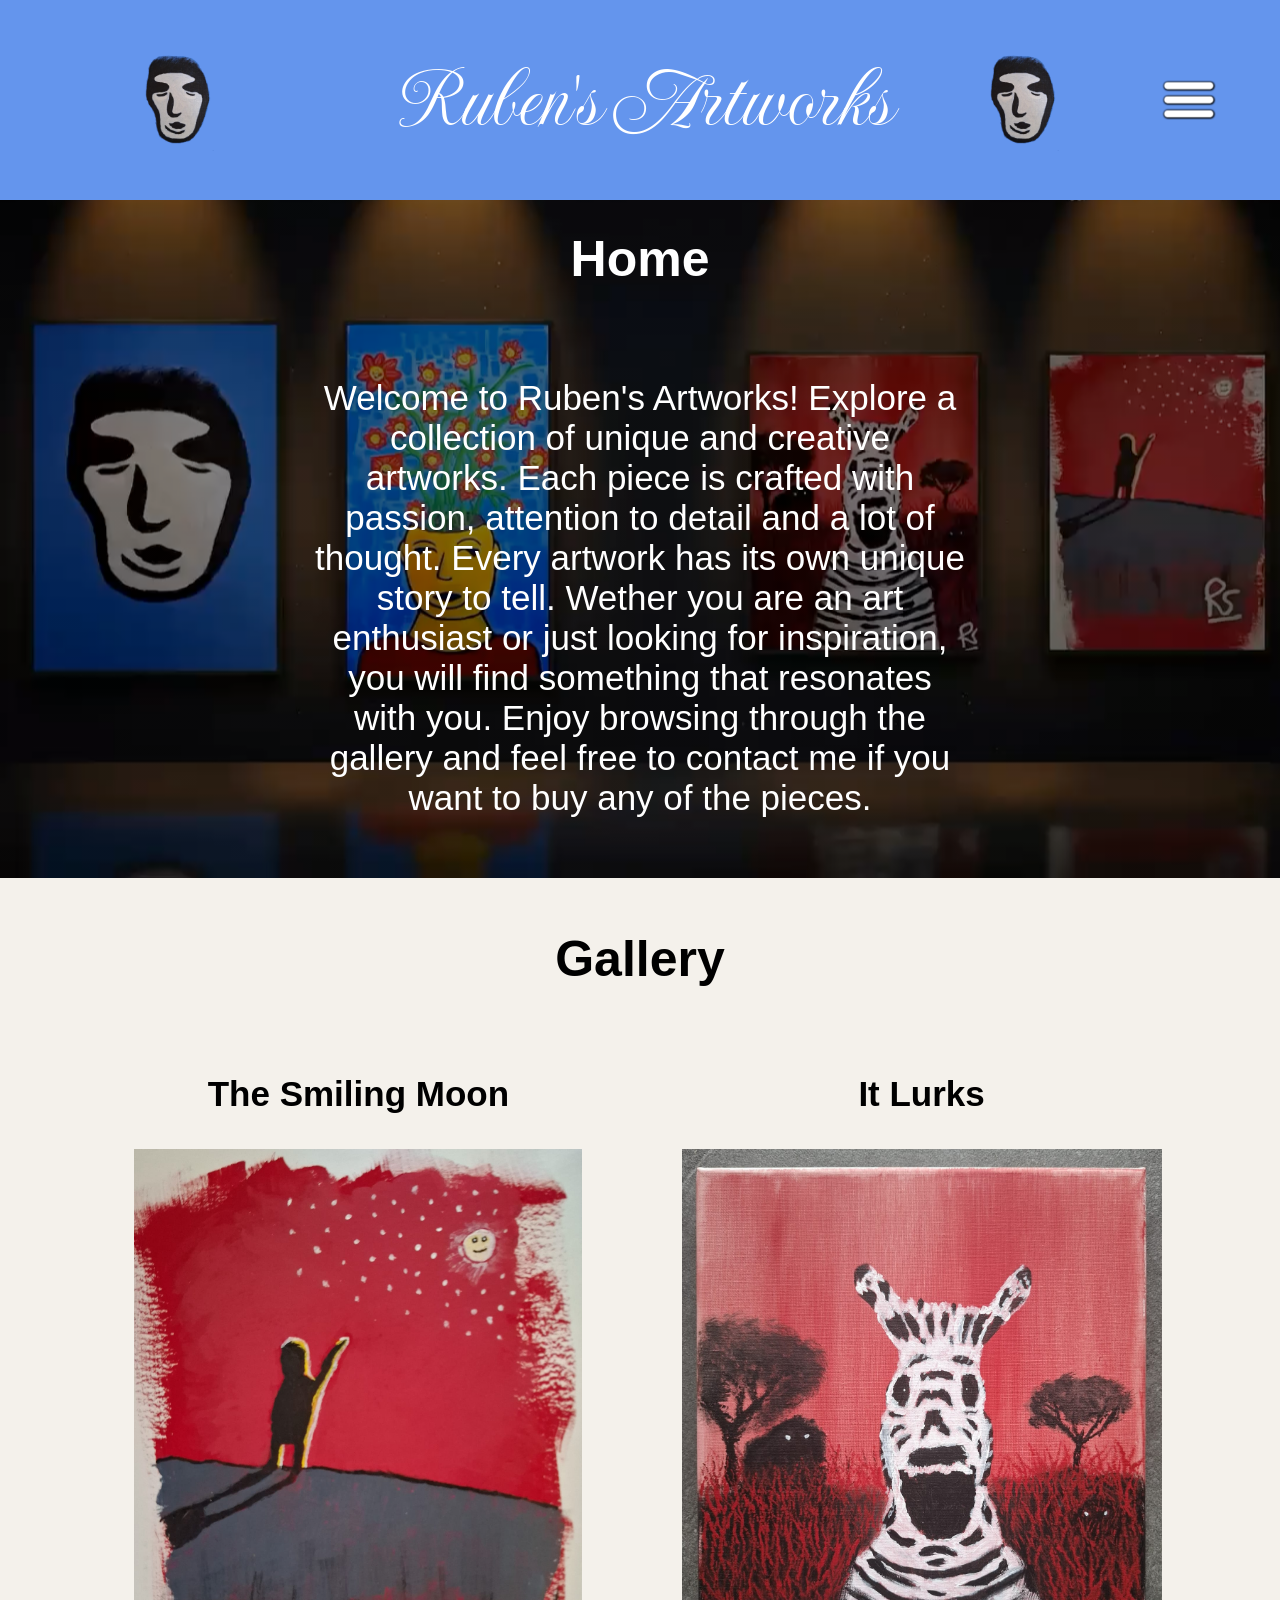
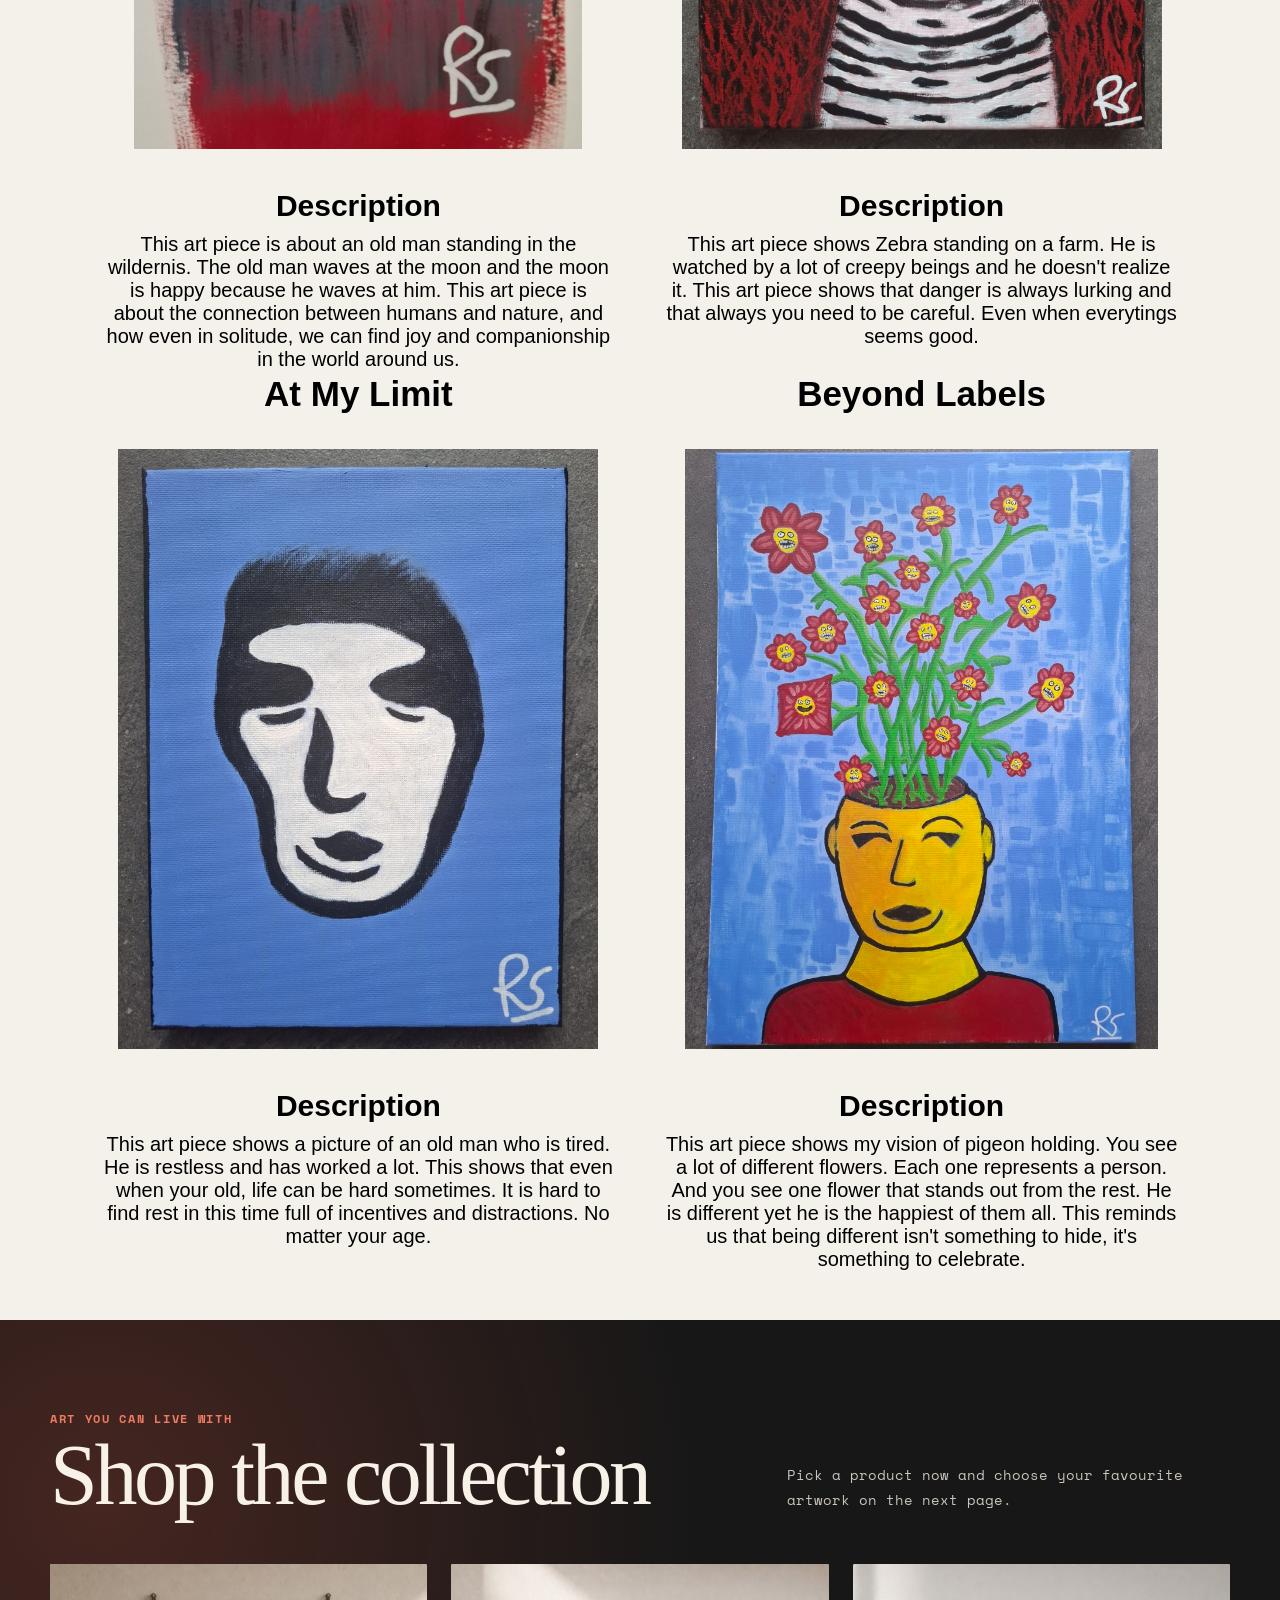
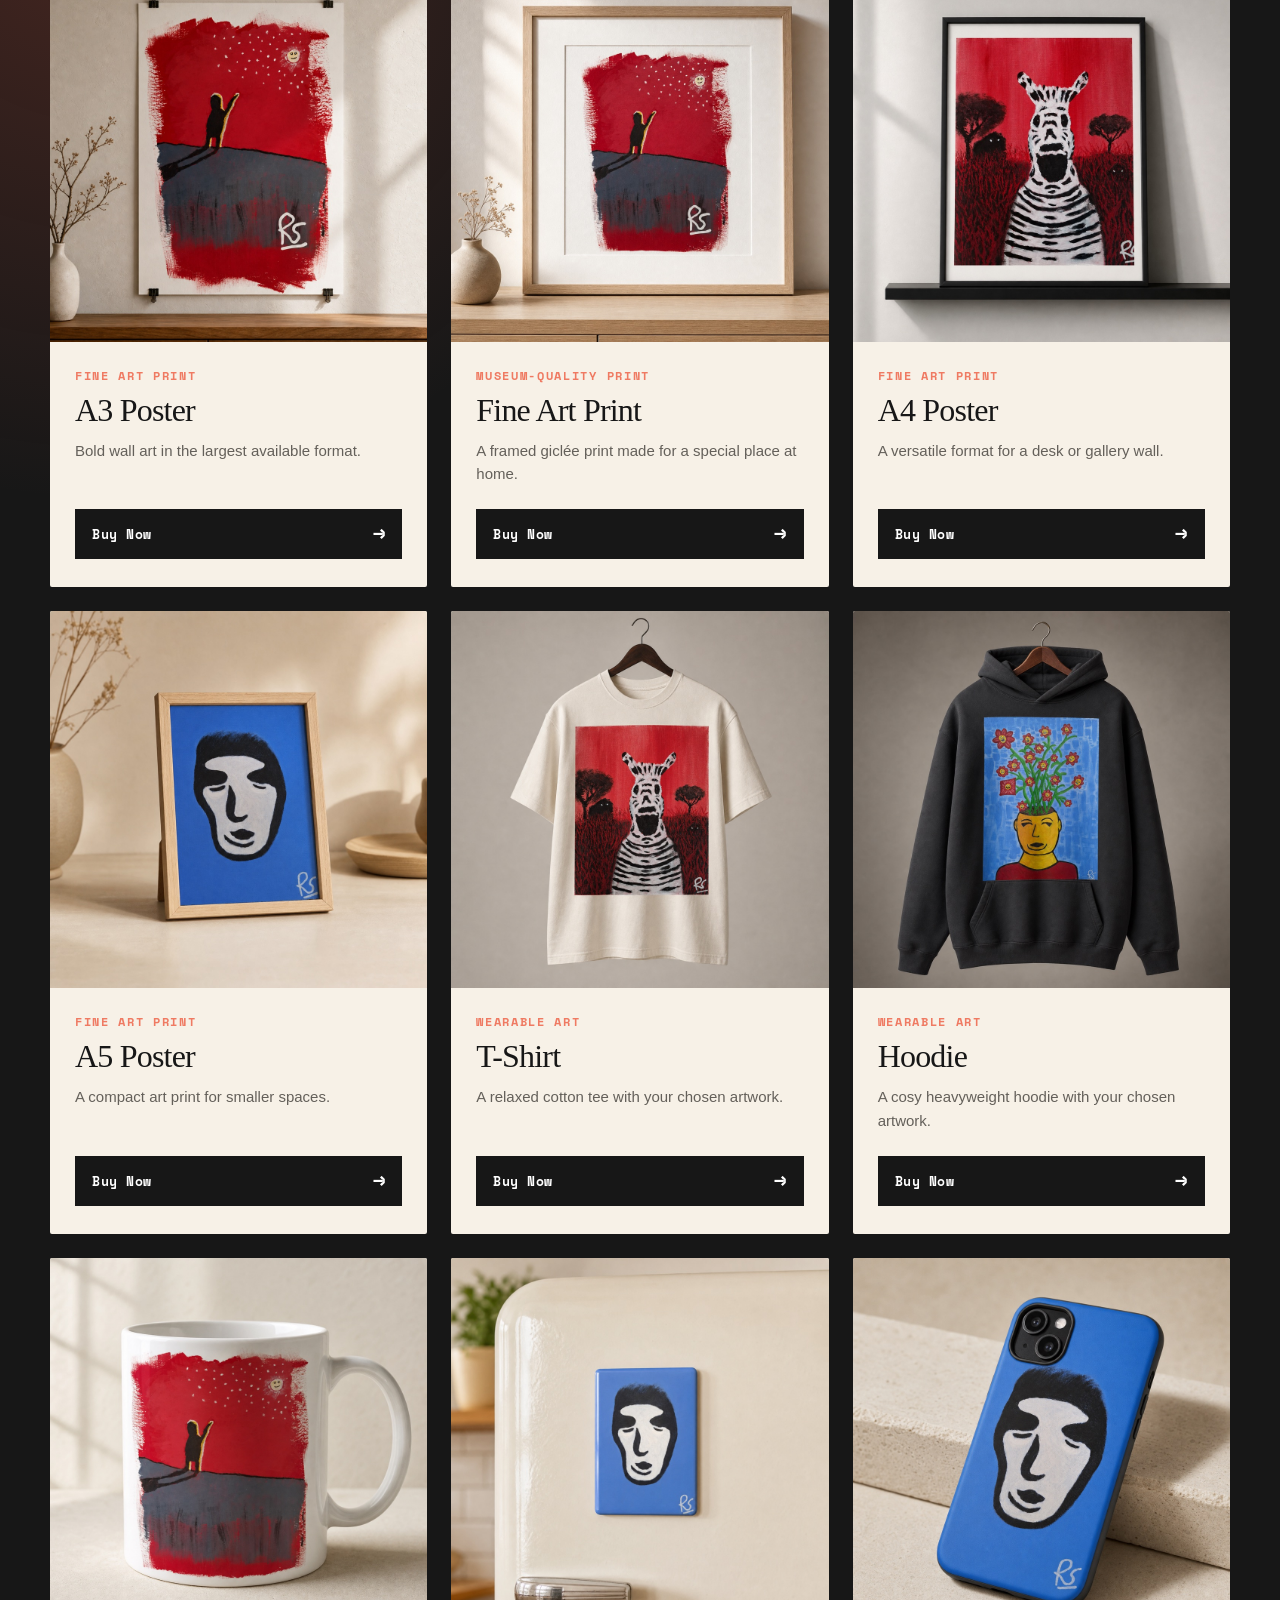
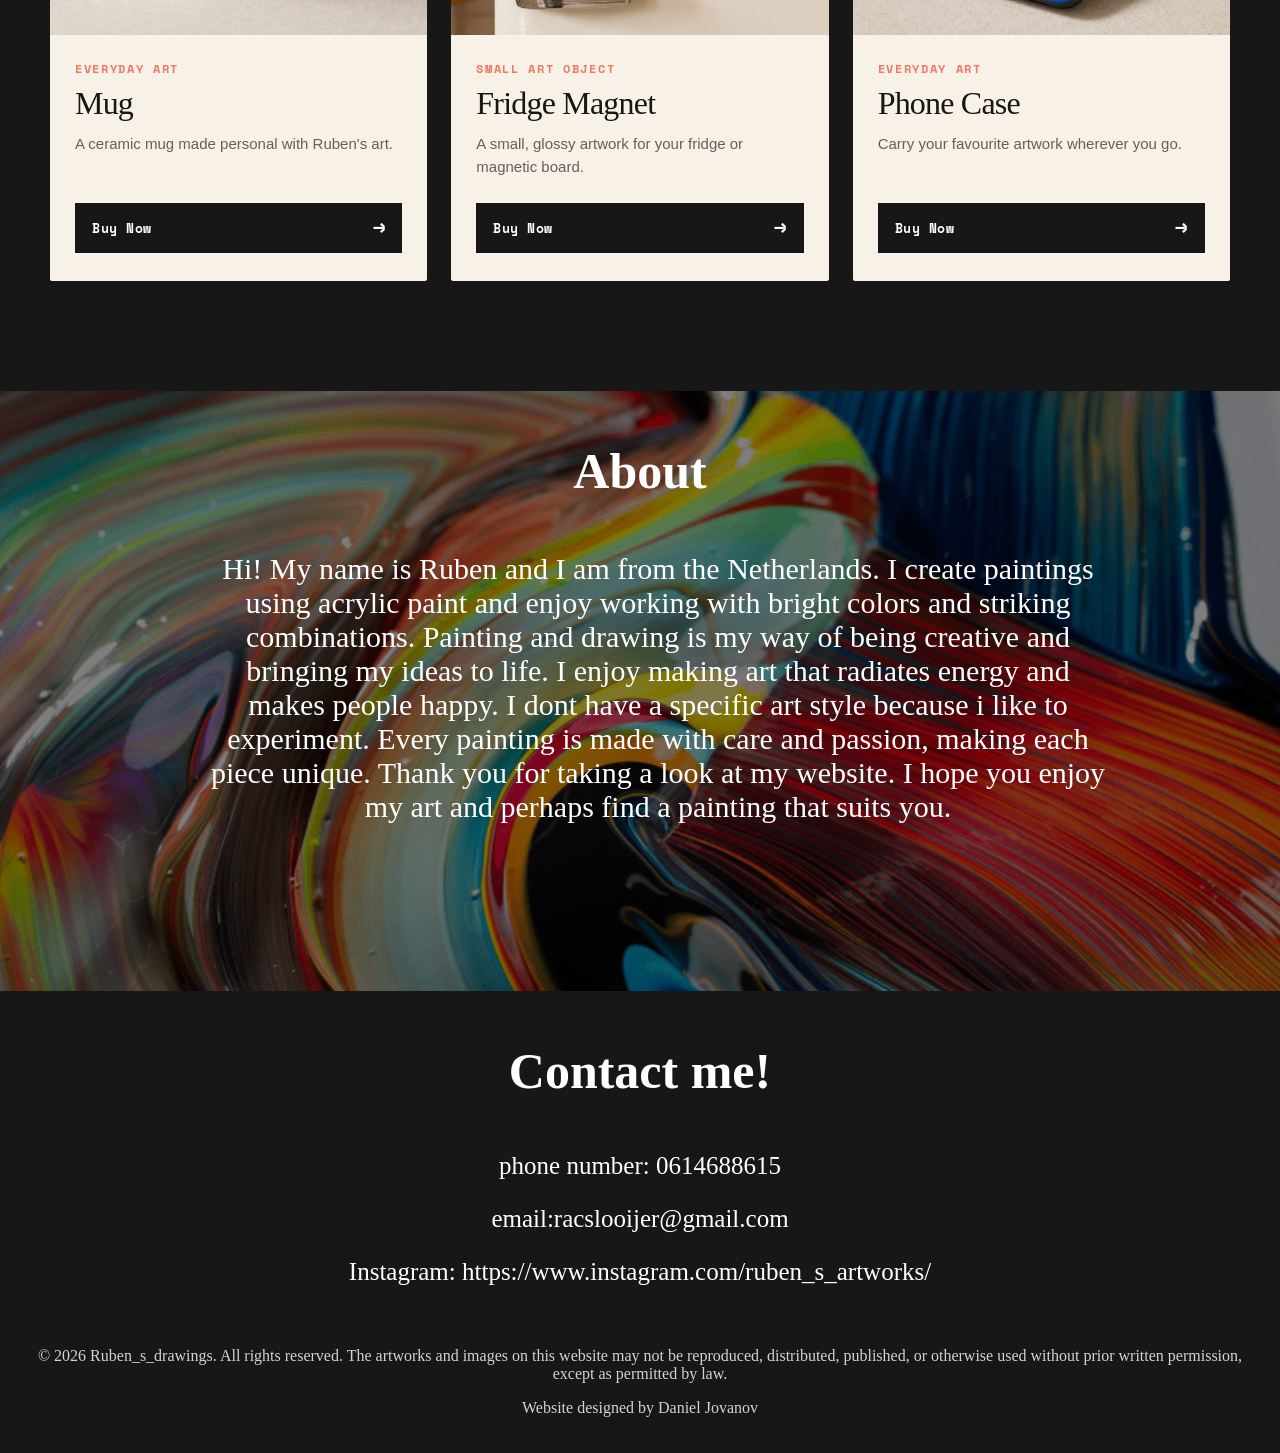
<file: index.html>
<!DOCTYPE html>
<html lang="en">
<head>
    <meta charset="UTF-8">
    <meta name="viewport" content="width=device-width, initial-scale=1.0">
    <title>Ruben's Drawings</title>
    <script src="script.js" defer></script>
    <link rel="stylesheet" href="style.css">
    <link rel="preconnect" href="https://fonts.googleapis.com">
    <link rel="preconnect" href="https://fonts.gstatic.com" crossorigin>
    <link href="https://fonts.googleapis.com/css2?family=Space+Mono:ital,wght@0,400;0,700;1,400;1,700&family=Yuyu&display=swap" rel="stylesheet">
    <link rel="preconnect" href="https://fonts.googleapis.com">
    <link rel="preconnect" href="https://fonts.gstatic.com" crossorigin>
    <link href="https://fonts.googleapis.com/css2?family=Imperial+Script&display=swap" rel="stylesheet">
</head>
<body>
    <header>
        <button id = 'burger-menu' type = 'button' aria-expanded = 'false' aria-controls = 'main-dropdown'>
            <img src='images/white-menu.png' alt = 'menu'>
        </button>
        <img src='images/face-edited-final.png' id='face-image'>
        <img src='images/face-edited-final.png' id='face-image2'>
        <h1>Ruben's Artworks</h1>
        <nav id = 'main-dropdown' class = 'dropdown'>
            <p><a href = "#home">Home</a></p>
            <p><a href = "#gallery">Gallery</a></p>
            <p><a href = "#shop">Shop</a></p>
            <p><a href = "#about">About</a></p>
            <p><a href = "#contact">Contact</a></p>
        </nav>
    </header>
    <main>
        <section id="home">
            <h2>Home</h2>
            <div class = text-home>
            <p>Welcome to Ruben's Artworks! Explore a collection of unique and creative artworks. Each piece is crafted with passion, attention to detail and a lot of thought. Every artwork has its own unique story to tell. Wether you are an art enthusiast or just looking for inspiration, you will find something that resonates with you. Enjoy browsing through the gallery and feel free to contact me if you want to buy any of the pieces.</p>
            </div>
        </section>
        <section id="gallery">
            <h2>Gallery</h2>
            <div class="gallery-container">
                <div class="art-piece1">
                <h3>The Smiling Moon</h3>
                <img src="images/forrmat.jpeg" alt="The Smiling Moon">
                <h4>Description</h4>
                <p>This art piece is about an old man standing in the wildernis. The old man waves at the moon and the moon is happy because he waves at him. This art piece is about the connection between humans and nature, and how even in solitude, we can find joy and companionship in the world around us.</p>
                </div>
                <div class ="art-piece2">
                <h3>It Lurks</h3>
                <img src="images/zebbra.jpeg" alt="It Lurks">
                <h4>Description</h4>
                <p>This art piece shows Zebra standing on a farm. He is watched by a lot of creepy beings and he doesn't realize it. This art piece shows that danger is always lurking and that always you need to be careful. Even when everytings seems good.</p>
                </div>
                <div class="art-piece3">
                <h3>At My Limit</h3>
                <img src="images/gezicht.jpeg" alt="At My Limit">
                <h4>Description</h4>
                <p>This art piece shows a picture of an old man who is tired. He is restless and has worked a lot. This shows that even when your old, life can be hard sometimes. It is hard to find rest in this time full of incentives and distractions. No matter your age.</p>
                </div>
                <div class="art-piece4">
                <h3>Beyond Labels</h3>
                <img src="images/WhatsApp Image 2026-07-17 at 11.34.36.jpeg" alt="Beyond Labels">
                <h4>Description</h4>
                <p>This art piece shows my vision of pigeon holding. You see a lot of different flowers. Each one represents a person. And you see one flower that stands out from the rest. He is different yet he is the happiest of them all. This reminds us that being different isn't something to hide, it's something to celebrate.</p>
                </div>
            </div>
        </section>
        <section id="shop">
            <div class="shop-heading">
                <p class="shop-eyebrow">Art you can live with</p>
                <h2>Shop the collection</h2>
                <p>Pick a product now and choose your favourite artwork on the next page.</p>
            </div>
            <div class="shop-grid">
                <article class="product-card">
                    <img src="images/shop/a3-poster.jpg" alt="A3 poster printed with The Smiling Moon artwork">
                    <div class="product-card-content">
                        <p class="product-type">Fine art print</p>
                        <h3>A3 Poster</h3>
                        <p class="product-note">Bold wall art in the largest available format.</p>
                        <a href="checkout.html?product=a3-poster" class="buy-button">Buy Now <span aria-hidden="true">&rarr;</span></a>
                    </div>
                </article>
                <article class="product-card">
                    <img src="images/shop/fine-art-print.jpg" alt="Fine art print featuring The Smiling Moon artwork">
                    <div class="product-card-content">
                        <p class="product-type">Museum-quality print</p>
                        <h3>Fine Art Print</h3>
                        <p class="product-note">A framed giclée print made for a special place at home.</p>
                        <a href="checkout.html?product=fine-art-print" class="buy-button">Buy Now <span aria-hidden="true">&rarr;</span></a>
                    </div>
                </article>
                <article class="product-card">
                    <img src="images/shop/a4-poster.jpg" alt="A4 poster printed with It Lurks artwork">
                    <div class="product-card-content">
                        <p class="product-type">Fine art print</p>
                        <h3>A4 Poster</h3>
                        <p class="product-note">A versatile format for a desk or gallery wall.</p>
                        <a href="checkout.html?product=a4-poster" class="buy-button">Buy Now <span aria-hidden="true">&rarr;</span></a>
                    </div>
                </article>
                <article class="product-card">
                    <img src="images/shop/a5-poster.jpg" alt="A5 poster printed with At My Limit artwork">
                    <div class="product-card-content">
                        <p class="product-type">Fine art print</p>
                        <h3>A5 Poster</h3>
                        <p class="product-note">A compact art print for smaller spaces.</p>
                        <a href="checkout.html?product=a5-poster" class="buy-button">Buy Now <span aria-hidden="true">&rarr;</span></a>
                    </div>
                </article>
                <article class="product-card">
                    <img src="images/shop/t-shirt.jpg" alt="T-shirt printed with It Lurks artwork">
                    <div class="product-card-content">
                        <p class="product-type">Wearable art</p>
                        <h3>T-Shirt</h3>
                        <p class="product-note">A relaxed cotton tee with your chosen artwork.</p>
                        <a href="checkout.html?product=t-shirt" class="buy-button">Buy Now <span aria-hidden="true">&rarr;</span></a>
                    </div>
                </article>
                <article class="product-card">
                    <img src="images/shop/hoodie.jpg" alt="Hoodie printed with Beyond Labels artwork">
                    <div class="product-card-content">
                        <p class="product-type">Wearable art</p>
                        <h3>Hoodie</h3>
                        <p class="product-note">A cosy heavyweight hoodie with your chosen artwork.</p>
                        <a href="checkout.html?product=hoodie" class="buy-button">Buy Now <span aria-hidden="true">&rarr;</span></a>
                    </div>
                </article>
                <article class="product-card">
                    <img src="images/shop/mug.jpg" alt="Mug printed with The Smiling Moon artwork">
                    <div class="product-card-content">
                        <p class="product-type">Everyday art</p>
                        <h3>Mug</h3>
                        <p class="product-note">A ceramic mug made personal with Ruben's art.</p>
                        <a href="checkout.html?product=mug" class="buy-button">Buy Now <span aria-hidden="true">&rarr;</span></a>
                    </div>
                </article>
                <article class="product-card">
                    <img src="images/shop/fridge-magnet.jpg" alt="Fridge magnet printed with At My Limit artwork">
                    <div class="product-card-content">
                        <p class="product-type">Small art object</p>
                        <h3>Fridge Magnet</h3>
                        <p class="product-note">A small, glossy artwork for your fridge or magnetic board.</p>
                        <a href="checkout.html?product=fridge-magnet" class="buy-button">Buy Now <span aria-hidden="true">&rarr;</span></a>
                    </div>
                </article>
                <article class="product-card">
                    <img src="images/shop/phone-case.jpg" alt="Phone case printed with At My Limit artwork">
                    <div class="product-card-content">
                        <p class="product-type">Everyday art</p>
                        <h3>Phone Case</h3>
                        <p class="product-note">Carry your favourite artwork wherever you go.</p>
                        <a href="checkout.html?product=phone-case" class="buy-button">Buy Now <span aria-hidden="true">&rarr;</span></a>
                    </div>
                </article>
            </div>
        </section>
        <section id="about">
            <h2>About</h2>
            <div id = "about-text">
                <p>Hi! My name is Ruben and I am from the Netherlands. I create paintings using acrylic paint and enjoy working with bright colors and striking combinations. Painting and drawing is my way of being creative and bringing my ideas to life. I enjoy making art that radiates energy and makes people happy. I dont have a specific art style because i like to experiment. Every painting is made with care and passion, making each piece unique. Thank you for taking a look at my website. I hope you enjoy my art and perhaps find a painting that suits you.</p>
            </div>
        </section>
        <section id="contact">
            <h2>Contact me!</h2>
            <div id = 'contact-text'>
                <p>phone number: 0614688615</p>
                <p>email:racslooijer@gmail.com</p>
                <p>Instagram: https://www.instagram.com/ruben_s_artworks/</p>
            </div>
            <div id = 'rights'>
                <p>© 2026 Ruben_s_drawings. All rights reserved. The artworks and images on this website may not be reproduced, distributed, published, or otherwise used without prior written permission, except as permitted by law.</p>
                <p>Website designed by Daniel Jovanov</p>
            </div>
        </section>
</body>
</html>
</file>
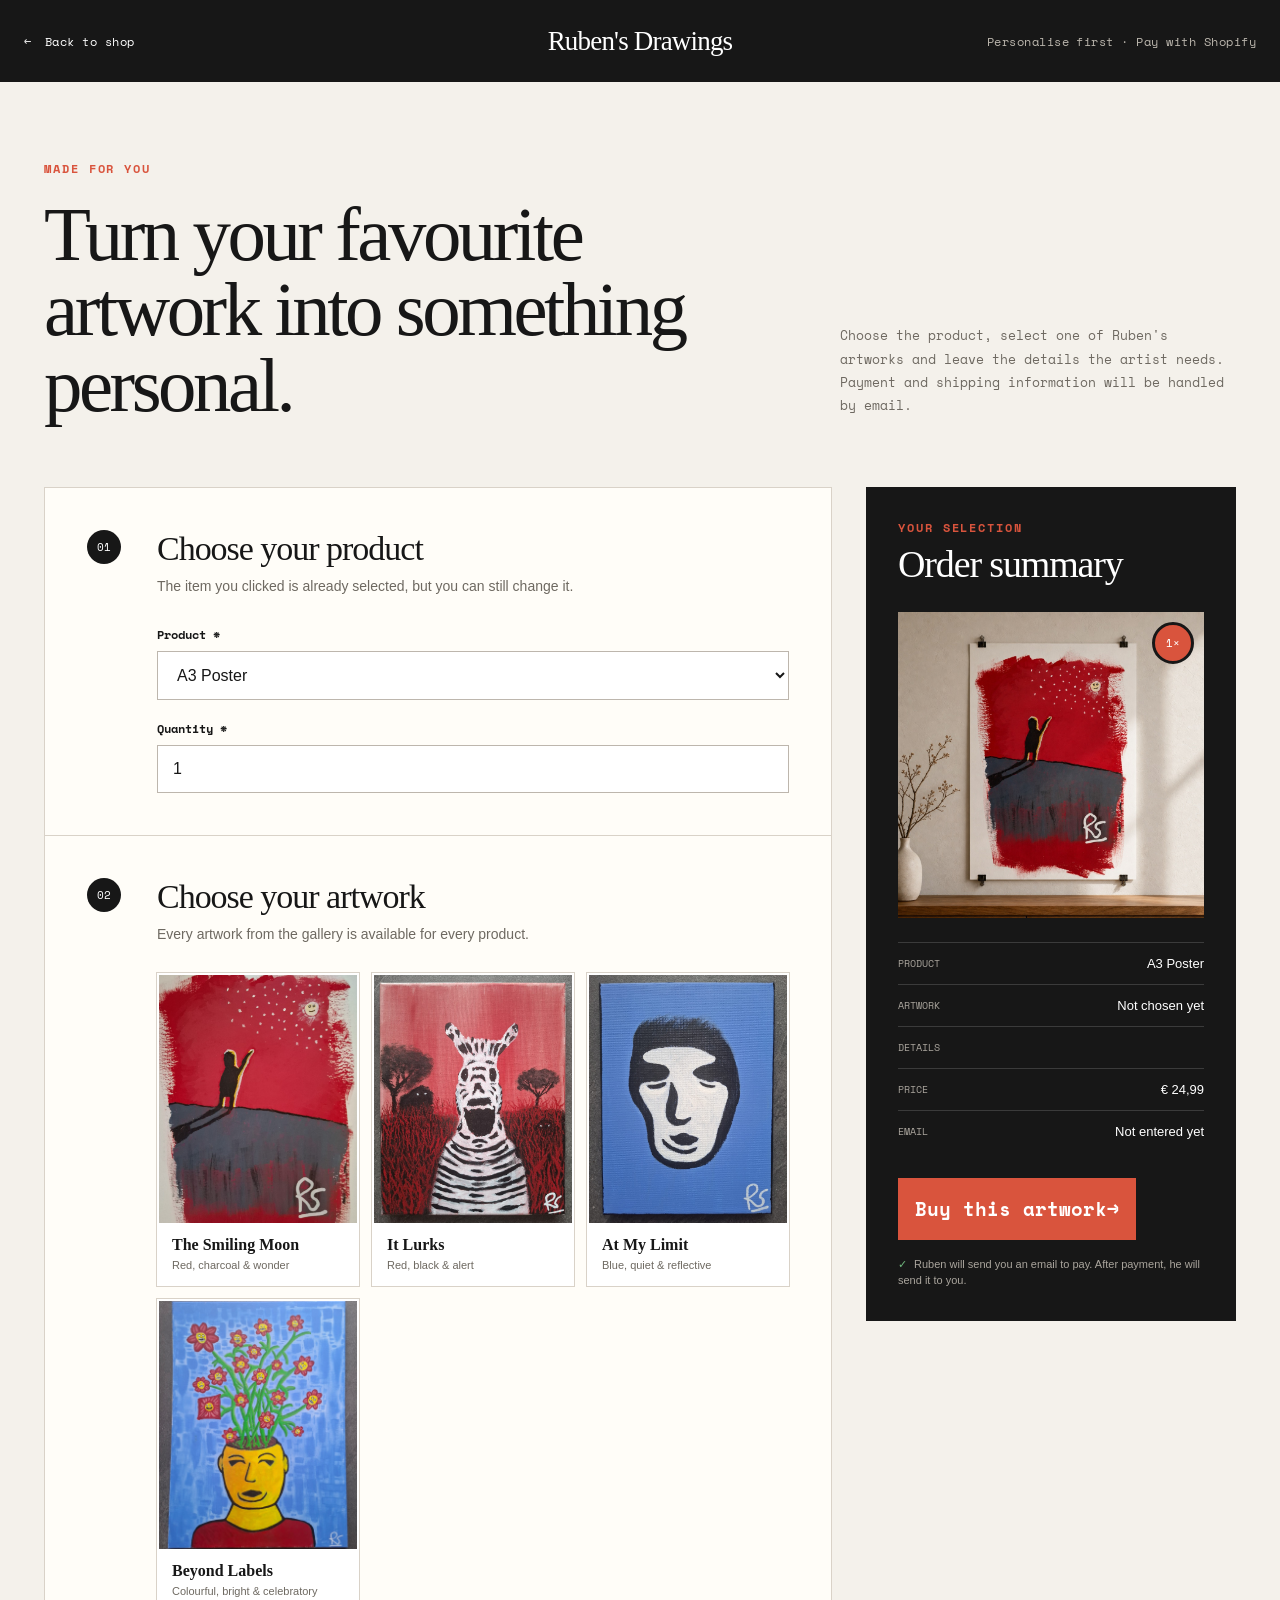
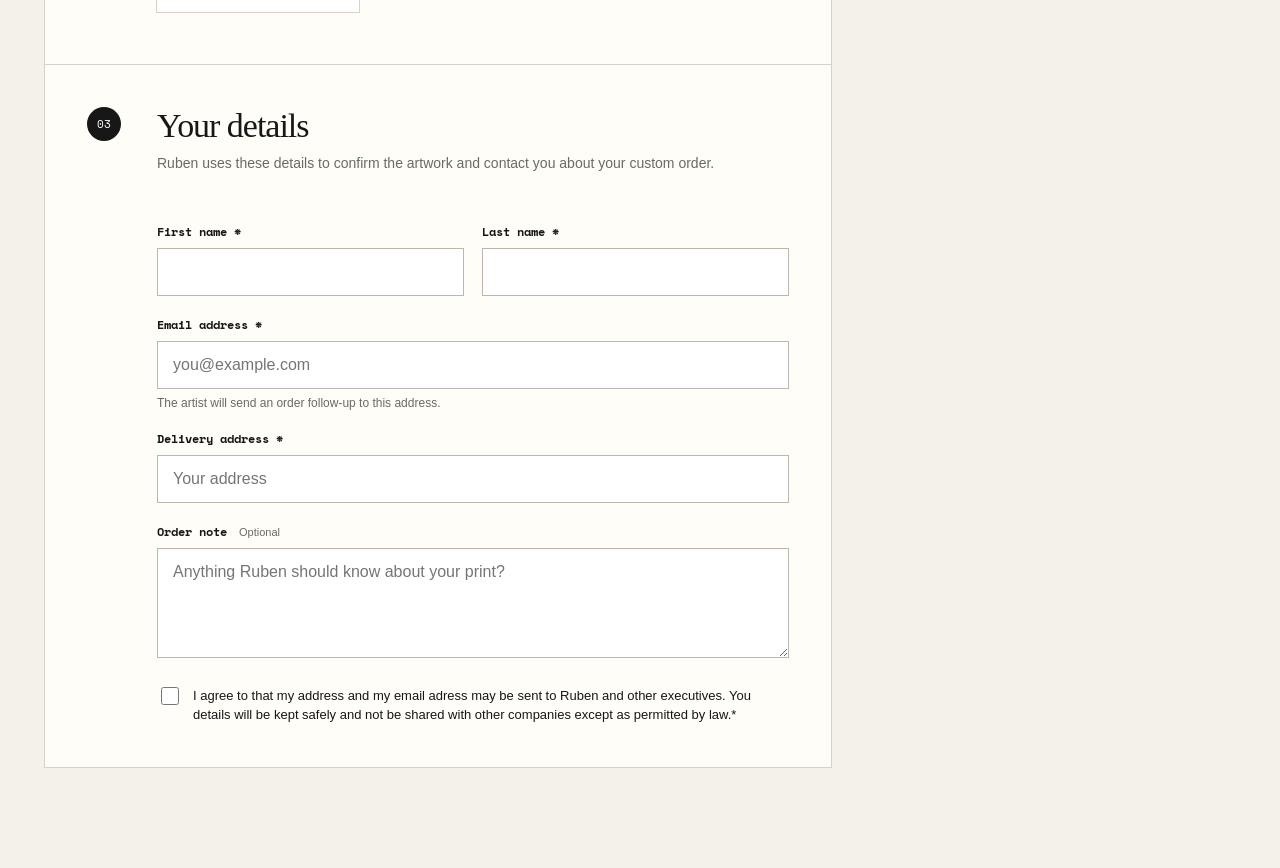
<file: checkout.html>
<!DOCTYPE html>
<html lang="en">
<head>
    <meta charset="UTF-8">
    <meta name="viewport" content="width=device-width, initial-scale=1.0">
    <meta name="description" content="Choose a Ruben_S_Drawings artwork and personalise your product before continuing to Shopify.">
    <title>Personalise your order | Ruben's Drawings</title>
    <link rel="preconnect" href="https://fonts.googleapis.com">
    <link rel="preconnect" href="https://fonts.gstatic.com" crossorigin>
    <link href="https://fonts.googleapis.com/css2?family=Space+Mono:wght@400;700&display=swap" rel="stylesheet">
    <link rel="stylesheet" href="checkout.css">
    <script src="checkout.js" defer></script>
</head>
<body data-email-api-url="https://rubenart-website.onrender.com/api/send-confirmation">
    <header class="checkout-header">
        <a class="back-link" href="index.html#shop" aria-label="Back to the shop"><span aria-hidden="true">&larr;</span> Back to shop</a>
        <a class="brand" href="index.html">Ruben's Drawings</a>
        <span class="secure-note">Personalise first <span aria-hidden="true">&middot;</span> Pay with Shopify</span>
    </header>

    <main class="checkout-main">
        <div class="checkout-intro">
            <p class="eyebrow">Made for you</p>
            <h1>Turn your favourite artwork into something personal.</h1>
            <p>Choose the product, select one of Ruben's artworks and leave the details the artist needs. Payment and shipping information will be handled by email.</p>
        </div>

        <div class="checkout-layout">
            <form id="order-form" class="order-form" novalidate>
                <section class="form-section" aria-labelledby="product-heading">
                    <div class="section-number">01</div>
                    <div class="section-content">
                        <h2 id="product-heading">Choose your product</h2>
                        <p class="section-help">The item you clicked is already selected, but you can still change it.</p>
                        <label for="product">Product <span aria-hidden="true">*</span></label>
                        <select id="product" name="product" required>
                            <option value="a3-poster">A3 Poster</option>
                            <option value="a4-poster">A4 Poster</option>
                            <option value="a5-poster">A5 Poster</option>
                            <option value="fine-art-print">Fine Art Print</option>
                            <option value="t-shirt">T-Shirt</option>
                            <option value="hoodie">Hoodie</option>
                            <option value="mug">Mug</option>
                            <option value="phone-case">Phone Case</option>
                            <option value="fridge-magnet">Fridge Magnet</option>
                        </select>

                        <div class="inline-fields">
                            <div>
                                <label for="quantity">Quantity <span aria-hidden="true">*</span></label>
                                <input id="quantity" name="quantity" type="number" min="1" max="10" value="1" inputmode="numeric" required>
                            </div>
                            <div id="shirt-size-field" class="conditional-field" hidden>
                                <label for="shirt-size">Clothing size <span aria-hidden="true">*</span></label>
                                <select id="shirt-size" name="shirtSize">
                                    <option value="">Choose a size</option>
                                    <option value="XS">XS</option>
                                    <option value="S">S</option>
                                    <option value="M">M</option>
                                    <option value="L">L</option>
                                    <option value="XL">XL</option>
                                    <option value="XXL">XXL</option>
                                </select>
                            </div>
                            <div id="phone-model-field" class="conditional-field" hidden>
                                <label for="phone-model">Phone brand &amp; model <span aria-hidden="true">*</span></label>
                                <input id="phone-model" name="phoneModel" type="text" placeholder="e.g. iPhone 16 or Samsung S25">
                            </div>
                        </div>
                    </div>
                </section>

                <section class="form-section" aria-labelledby="artwork-heading">
                    <div class="section-number">02</div>
                    <fieldset class="section-content artwork-fieldset">
                        <legend id="artwork-heading">Choose your artwork</legend>
                        <p class="section-help">Every artwork from the gallery is available for every product.</p>
                        <div class="artwork-options">
                            <label class="artwork-option">
                                <input type="radio" name="artwork" value="The Smiling Moon" data-image="images/smiling-moon.jpeg" required>
                                <span class="artwork-card">
                                    <img src="images/forrmat.jpeg" alt="The Smiling Moon artwork">
                                    <span><strong>The Smiling Moon</strong><small>Red, charcoal &amp; wonder</small></span>
                                </span>
                            </label>
                            <label class="artwork-option">
                                <input type="radio" name="artwork" value="It Lurks" data-image="images/zebra.jpeg" required>
                                <span class="artwork-card">
                                    <img src="images/zebbra.jpeg" alt="It Lurks artwork">
                                    <span><strong>It Lurks</strong><small>Red, black &amp; alert</small></span>
                                </span>
                            </label>
                            <label class="artwork-option">
                                <input type="radio" name="artwork" value="At My Limit" data-image="images/oldman.jpeg" required>
                                <span class="artwork-card">
                                    <img src="images/gezicht.jpeg" alt="At My Limit artwork">
                                    <span><strong>At My Limit</strong><small>Blue, quiet &amp; reflective</small></span>
                                </span>
                            </label>
                            <label class="artwork-option">
                                <input type="radio" name="artwork" value="Beyond Labels" data-image="images/beyond-labels.jpg" required>
                                <span class="artwork-card">
                                    <img src="images/WhatsApp Image 2026-07-17 at 11.34.36.jpeg" alt="Beyond Labels artwork">
                                    <span><strong>Beyond Labels</strong><small>Colourful, bright &amp; celebratory</small></span>
                                </span>
                            </label>
                        </div>
                        <p class="field-error" id="artwork-error" aria-live="polite"></p>
                    </fieldset>
                </section>

                <section class="form-section" aria-labelledby="details-heading">
                    <div class="section-number">03</div>
                    <div class="section-content">
                        <h2 id="details-heading">Your details</h2>
                        <p class="section-help">Ruben uses these details to confirm the artwork and contact you about your custom order.</p>
                        <div class="inline-fields two-columns">
                            <div>
                                <label for="first-name">First name <span aria-hidden="true">*</span></label>
                                <input id="first-name" name="firstName" type="text" autocomplete="given-name" required>
                            </div>
                            <div>
                                <label for="last-name">Last name <span aria-hidden="true">*</span></label>
                                <input id="last-name" name="lastName" type="text" autocomplete="family-name" required>
                            </div>
                        </div>
                        <label for="email">Email address <span aria-hidden="true">*</span></label>
                        <input id="email" name="email" type="email" autocomplete="email" placeholder="you@example.com" required>
                        <p class="input-hint">The artist will send an order follow-up to this address.</p>
 
                        <label for="address">Delivery address <span aria-hidden="true">*</span></label>
                        <input id="address" name="address" type="text" autocomplete="street-address" placeholder="Your address" required>

                        <label for="notes">Order note <span class="optional">Optional</span></label>
                        <textarea id="notes" name="notes" rows="4" maxlength="500" placeholder="Anything Ruben should know about your print?"></textarea>

                        <label class="consent-row">
                            <input id="email-consent" name="emailConsent" type="checkbox" required>
                            <span>I agree to that my address and my email adress may be sent to Ruben and other executives. You details will be kept safely and not be shared with other companies except as permitted by law.<span aria-hidden="true">*</span></span>
                        </label>
                    </div>
                </section>
            </form>

            <aside class="order-summary" aria-labelledby="summary-heading">
                <p class="eyebrow">Your selection</p>
                <h2 id="summary-heading">Order summary</h2>
                <div class="summary-product-image">
                    <img id="summary-product-image" src="images/shop/a3-poster.jpg" alt="Selected product preview">
                    <span id="summary-quantity">1×</span>
                </div>
                <dl>
                    <div><dt>Product</dt><dd id="summary-product">A3 Poster</dd></div>
                    <div><dt>Artwork</dt><dd id="summary-artwork">Not chosen yet</dd></div>
                    <div id="summary-option-row" hidden><dt>Details</dt><dd id="summary-option"></dd></div>
                    <div><dt>Price</dt><dd id="summary-price">€0.00</dd></div>
                    <div><dt>Email</dt><dd id="summary-email">Not entered yet</dd></div>
                </dl>
                <button id="shopify-button" class="shopify-button" type="submit" form="order-form">
                    <span class="button-label">Buy this artwork</span><span aria-hidden="true">&rarr;</span>
                </button>
                <p id="checkout-message" class="checkout-message" aria-live="polite"></p>
                <p class="payment-note"><span aria-hidden="true">&#10003;</span> Ruben will send you an email to pay. After payment, he will send it to you.</p>
            </aside>
        </div>
    </main>
</body>
</html>
</file>
<file: style.css>
h1 {
    font-size: clamp(54px, 7vw, 90px);
    color: white;
    font-family: "Imperial Script", cursive;
    font-weight: 400;
    font-style: normal;
    line-height: 0.95;
    margin: 0;
}
h2 {
    font-size: clamp(34px, 4vw, 50px);
    color: black;
    padding: 10px;
}
h3 {
    font-size: clamp(27px, 3vw, 35px);
}
h4 {
    font-size: clamp(23px, 2.5vw, 30px);
}

body {
    background-color: #F4F1EB;
    text-align: center;
    margin: 0;
    overflow-x: hidden;
}

#home {
    background-image: linear-gradient(
            rgba(0, 0, 0, 0.5),
            rgba(0, 0, 0, 0.5)
        ),
        url('images/schilderijen2.png');
    background-repeat: no-repeat;
    background-size: cover;
    min-height: 650px;
    font-size: 35px;
    color: white;
    font-family: "Yuyu", sans-serif;
    font-weight: 400;
    font-style: normal;
    margin: 0;
}

#home h2 {
    color: white;
    margin: 0;
    padding: 30px;
}

.text-home {
    box-sizing: border-box;
    margin: 0 auto;
    max-width: 700px;
    padding: 25px;
    width: 100%;
}

header {
    background-color: #6495ed;
    font-size: 30px;
    color: white;
    text-align: center;
    margin-bottom: 0;
    min-height: 200px;
    padding: 48px 110px;
    position: relative;
    box-sizing: border-box;
    display: flex;
    align-items: center;
    justify-content: center;
}

.dropdown {
    display: none;
}

header > #main-dropdown.dropdown.open {
    position: absolute;
    top: 100%;
    left: 0;
    right: 0;
    width: 100%;
    box-sizing: border-box;
    z-index: 1000;

    display: block;
    text-align: center;
    font-size: 30px;
    background-color: #6495ed;
}

.dropdown p {
    margin: 12px 0;
}

.dropdown.open a {
    color: white;
    padding: 20px;
}

header a {
    color: white;
}

#gallery {
    font-family: 'Franklin Gothic Medium', 'Arial Narrow', Arial, sans-serif;
    height: 2000px;
}

.gallery-container {
    position: relative;
    height: 1800px;
    margin: 0 auto;
    max-width: 1440px;
}

.gallery-container > div {
    position: absolute;
    width: 40%;
}

#gallery img {
    display: block;
    height: 600px;
    margin: 0 auto;
    object-fit: cover;
    transition: transform 0.3s ease;
}

#gallery img:hover {
    transform: scale(1.05);
    transition: transform 0.3s ease;
}

#gallery p {
    width: 100%;
    margin: 5px 0 0;
    font-size: 20px;
}

.art-piece1,
.art-piece2 {
    top: 0;
}

.art-piece1,
.art-piece3 {
    left: 8%;
}

.art-piece2,
.art-piece4 {
    right: 8%;
}

.art-piece3,
.art-piece4 {
    top: 900px;
}

.gallery-container h4 {
    margin-bottom: 10px;
}

#about-text {
    font-size: 30px;
    width: 70%;
    font-family: 'Times New Roman', Times, serif;
    margin-left: 210px;
    transition: 
}

#gallery h2 {
    color: black;
}


#contact {
    background-color: #171717;
    margin: 0;
    display: flow-root;


}
#contact-text {
    font-size: 25px;
    color: white;
}

#rights {
    color: lightgray;
    font-size: 16px;
    padding: 20px;
}

#contact h2 {
    color: white;
}

#burger-menu {
    position: absolute;
    right: clamp(24px, 5vw, 72px);
    top: 50%;
    transform: translateY(-50%);
    padding: 0;
    background: transparent;
    border: none;
    cursor: pointer;
}

#burger-menu img {
    display: block;
    height: 40px;
    object-fit: cover;
}

#face-image {
    position: absolute;
    left: clamp(28px, 10vw, 230px);
    top: 50%;
    transform: translateY(-50%);
    height: clamp(78px, 8vw, 120px);
    object-fit: cover;
}

#face-image2 {
    position: absolute;
    right: clamp(120px, 16vw, 230px);
    top: 50%;
    transform: translateY(-50%);
    height: clamp(78px, 8vw, 120px);
    object-fit: cover;
}

/* Shop-only redesign */
#shop {
    --shop-ink: #171717;
    --shop-paper: #f7f1e7;
    --shop-accent: #d9543d;
    background:
        radial-gradient(circle at 8% 8%, rgba(217, 84, 61, 0.24), transparent 25%),
        var(--shop-ink);
    color: var(--shop-paper);
    padding: 90px max(24px, calc((100vw - 1180px) / 2)) 110px;
    text-align: left;
    margin: 0;
}

#shop .shop-heading {
    align-items: end;
    display: grid;
    gap: 8px 56px;
    grid-template-columns: minmax(0, 1fr) minmax(280px, 0.65fr);
    margin-bottom: 48px;
}

#shop .shop-eyebrow,
#shop .product-type {
    color: #ef7a62;
    font-family: "Space Mono", monospace;
    font-size: 12px;
    font-weight: 700;
    letter-spacing: 0.14em;
    margin: 0;
    text-transform: uppercase;
}

#shop .shop-heading h2 {
    color: var(--shop-paper);
    font-family: Georgia, "Times New Roman", serif;
    font-size: clamp(48px, 7vw, 86px);
    font-weight: 400;
    grid-column: 1;
    letter-spacing: -0.04em;
    line-height: 0.95;
    margin: 0;
    padding: 0;
}

#shop .shop-heading > p:last-child {
    color: #c9c3ba;
    font-family: "Space Mono", monospace;
    font-size: 14px;
    grid-column: 2;
    grid-row: 1 / span 2;
    line-height: 1.8;
    margin: 0 0 4px;
}

#shop .shop-grid {
    display: grid;
    gap: 24px;
    grid-template-columns: repeat(3, minmax(0, 1fr));
}

#shop .product-card {
    background: var(--shop-paper);
    border-radius: 2px;
    color: var(--shop-ink);
    display: flex;
    flex-direction: column;
    min-width: 0;
    overflow: hidden;
    transition: transform 220ms ease, box-shadow 220ms ease;
}

#shop .product-card:hover {
    box-shadow: 0 24px 60px rgba(0, 0, 0, 0.3);
    transform: translateY(-6px);
}

#shop .product-card > img {
    aspect-ratio: 1;
    display: block;
    height: auto;
    object-fit: cover;
    width: 100%;
}

#shop .product-card-content {
    display: flex;
    flex: 1;
    flex-direction: column;
    padding: 25px 25px 28px;
}

#shop .product-card h3 {
    font-family: Georgia, "Times New Roman", serif;
    font-size: 32px;
    font-weight: 400;
    letter-spacing: -0.025em;
    margin: 8px 0 10px;
}

#shop .product-note {
    color: #64605a;
    font-family: Arial, sans-serif;
    font-size: 15px;
    line-height: 1.55;
    margin: 0 0 24px;
}

#shop .buy-button {
    align-items: center;
    align-self: stretch;
    background: var(--shop-ink);
    color: white;
    display: flex;
    font-family: "Space Mono", monospace;
    font-size: 13px;
    font-weight: 700;
    justify-content: space-between;
    letter-spacing: 0.04em;
    margin-top: auto;
    padding: 15px 17px;
    text-decoration: none;
    transition: background-color 160ms ease, color 160ms ease;
}

#shop .buy-button:hover,
#shop .buy-button:focus-visible {
    background: var(--shop-accent);
    color: white;
}

#shop .buy-button span {
    font-size: 20px;
    line-height: 1;
    transition: transform 160ms ease;
}

#shop .buy-button:hover span {
    transform: translateX(4px);
}

@media (max-width: 900px) {
    #shop .shop-grid {
        grid-template-columns: repeat(2, minmax(0, 1fr));
    }
}

@media (max-width: 620px) {
    #shop {
        padding-bottom: 72px;
        padding-top: 68px;
    }

    #shop .shop-heading {
        display: block;
        margin-bottom: 32px;
    }

    #shop .shop-heading h2 {
        margin: 8px 0 22px;
    }

    #shop .shop-grid {
        grid-template-columns: 1fr;
    }
}

#about {
    background-image: linear-gradient(
            rgba(0, 0, 0, 0.5),
            rgba(0, 0, 0, 0.5)
        ),
        url('images/the-evolution-of-acrylic-paint-into-modern-artists-acrylics-3240164.webp');
    background-size: cover;
    display: flow-root;
    min-height: 600px;
    margin: 0;
}

#about h2 {
    color: white;
}

#about-text {
    color: white;
}

/* Tablet and phone layout for the original site sections. */
@media (max-width: 1000px) {
    #gallery {
        height: auto;
        padding: 0 24px 72px;
    }

    .gallery-container {
        display: grid;
        gap: 56px 32px;
        grid-template-columns: repeat(2, minmax(0, 1fr));
        height: auto;
        max-width: 900px;
        position: static;
    }

    .gallery-container > div,
    .art-piece1,
    .art-piece2,
    .art-piece3,
    .art-piece4 {
        left: auto;
        position: static;
        right: auto;
        top: auto;
        width: auto;
    }

    #gallery img {
        aspect-ratio: 4 / 5;
        height: auto;
        max-width: 460px;
        width: 100%;
    }

    #about {
        height: auto;
        padding: 48px 24px 64px;
    }

    #about-text {
        margin: 0 auto;
        max-width: 900px;
        width: 100%;
    }
}

@media (max-width: 760px) {
    header {
        min-height: 150px;
        padding: 38px 72px;
    }

    #face-image2 {
        display: none;
    }

    #face-image {
        height: 68px;
        left: 24px;
    }

    #burger-menu {
        right: 24px;
    }

    #home {
        min-height: 560px;
        font-size: clamp(21px, 4.5vw, 30px);
    }

    #home h2 {
        padding: 28px 20px 10px;
    }

    .text-home {
        padding: 20px 24px 36px;
    }

    #about-text {
        font-size: clamp(21px, 4.5vw, 28px);
    }
}

@media (max-width: 560px) {
    header {
        min-height: 128px;
        padding: 30px 62px;
    }

    #face-image {
        display: none;
    }

    #burger-menu {
        right: 18px;
    }

    #burger-menu img {
        height: 34px;
    }

    .dropdown.open {
        font-size: 23px;
    }

    #gallery {
        padding: 0 18px 60px;
    }

    .gallery-container {
        gap: 48px;
        grid-template-columns: 1fr;
    }

    #gallery p {
        font-size: 17px;
        line-height: 1.5;
    }

    #about {
        min-height: 0;
        padding: 36px 20px 52px;
    }

    #contact-text {
        font-size: 20px;
        overflow-wrap: anywhere;
        padding: 0 20px;
    }

    #rights {
        font-size: 14px;
        overflow-wrap: anywhere;
        padding: 18px;
    }
}
</file>
<file: checkout.css>
:root {
    --ink: #171717;
    --paper: #f4f1eb;
    --card: #fffdf8;
    --muted: #6e6961;
    --line: #d9d2c8;
    --accent: #d9543d;
    --accent-dark: #a83724;
}

* {
    box-sizing: border-box;
}

body {
    background: var(--paper);
    color: var(--ink);
    font-family: Arial, sans-serif;
    margin: 0;
}

a {
    color: inherit;
}

.checkout-header {
    align-items: center;
    background: var(--ink);
    color: white;
    display: grid;
    grid-template-columns: 1fr auto 1fr;
    min-height: 82px;
    padding: 16px max(24px, calc((100vw - 1240px) / 2));
}

.back-link,
.secure-note {
    font-family: "Space Mono", monospace;
    font-size: 12px;
    letter-spacing: 0.04em;
}

.back-link {
    justify-self: start;
    text-decoration: none;
}

.back-link span {
    display: inline-block;
    margin-right: 6px;
    transition: transform 160ms ease;
}

.back-link:hover span {
    transform: translateX(-4px);
}

.brand {
    font-family: Georgia, "Times New Roman", serif;
    font-size: 27px;
    letter-spacing: -0.03em;
    text-decoration: none;
}

.secure-note {
    color: #bbb6ad;
    justify-self: end;
}

.checkout-main {
    margin: 0 auto;
    max-width: 1240px;
    padding: 78px 24px 100px;
}

.checkout-intro {
    display: grid;
    gap: 20px 60px;
    grid-template-columns: minmax(0, 1.3fr) minmax(280px, 0.7fr);
    margin-bottom: 64px;
}

.eyebrow {
    color: var(--accent);
    font-family: "Space Mono", monospace;
    font-size: 12px;
    font-weight: 700;
    grid-column: 1 / -1;
    letter-spacing: 0.16em;
    margin: 0;
    text-transform: uppercase;
}

.checkout-intro h1 {
    font-family: Georgia, "Times New Roman", serif;
    font-size: clamp(48px, 6vw, 78px);
    font-weight: 400;
    letter-spacing: -0.045em;
    line-height: 0.98;
    margin: 0;
}

.checkout-intro > p:last-child {
    align-self: end;
    color: var(--muted);
    font-family: "Space Mono", monospace;
    font-size: 13px;
    line-height: 1.8;
    margin: 0 0 5px;
}

.checkout-layout {
    align-items: start;
    display: grid;
    gap: 34px;
    grid-template-columns: minmax(0, 1fr) 370px;
}

.order-form {
    background: var(--card);
    border: 1px solid var(--line);
}

.form-section {
    display: grid;
    gap: 28px;
    grid-template-columns: 42px minmax(0, 1fr);
    padding: 42px;
}

.form-section + .form-section {
    border-top: 1px solid var(--line);
}

.section-number {
    align-items: center;
    background: var(--ink);
    border-radius: 50%;
    color: white;
    display: flex;
    font-family: "Space Mono", monospace;
    font-size: 11px;
    height: 34px;
    justify-content: center;
    width: 34px;
}

.section-content {
    min-width: 0;
}

.section-content h2,
.artwork-fieldset legend,
.order-summary h2 {
    font-family: Georgia, "Times New Roman", serif;
    font-size: 34px;
    font-weight: 400;
    letter-spacing: -0.03em;
    line-height: 1.1;
    margin: 0;
}

.artwork-fieldset {
    border: 0;
    margin: 0;
    padding: 0;
}

.artwork-fieldset legend {
    padding: 0;
}

.section-help {
    color: var(--muted);
    font-size: 14px;
    line-height: 1.6;
    margin: 8px 0 28px;
}

label:not(.artwork-option):not(.consent-row) {
    display: block;
    font-family: "Space Mono", monospace;
    font-size: 12px;
    font-weight: 700;
    margin: 20px 0 8px;
}

input,
select,
textarea {
    background: white;
    border: 1px solid #bdb6ad;
    border-radius: 0;
    color: var(--ink);
    font: inherit;
    outline: none;
    padding: 14px 15px;
    transition: border-color 160ms ease, box-shadow 160ms ease;
    width: 100%;
}

input:focus,
select:focus,
textarea:focus {
    border-color: var(--accent);
    box-shadow: 0 0 0 3px rgba(217, 84, 61, 0.14);
}

input:user-invalid,
select:user-invalid {
    border-color: #a62d20;
}

textarea {
    min-height: 110px;
    resize: vertical;
}

.inline-fields {
    display: grid;
    gap: 18px;
    grid-template-columns: repeat(auto-fit, minmax(170px, 1fr));
}

.two-columns {
    grid-template-columns: repeat(2, minmax(0, 1fr));
}

.conditional-field[hidden] {
    display: none;
}

.artwork-options {
    display: grid;
    gap: 13px;
    grid-template-columns: repeat(3, minmax(0, 1fr));
}

.artwork-option {
    cursor: pointer;
    min-width: 0;
}

.artwork-option > input {
    height: 1px;
    opacity: 0;
    position: absolute;
    width: 1px;
}

.artwork-card {
    background: white;
    border: 2px solid transparent;
    display: block;
    height: 100%;
    outline: 1px solid var(--line);
    transition: border-color 160ms ease, transform 160ms ease;
}

.artwork-card img {
    aspect-ratio: 4 / 5;
    display: block;
    object-fit: cover;
    width: 100%;
}

.artwork-card > span {
    display: block;
    padding: 13px;
}

.artwork-card strong,
.artwork-card small {
    display: block;
}

.artwork-card strong {
    font-family: Georgia, "Times New Roman", serif;
    font-size: 16px;
    line-height: 1.15;
}

.artwork-card small {
    color: var(--muted);
    font-size: 11px;
    margin-top: 5px;
}

.artwork-option:hover .artwork-card {
    transform: translateY(-3px);
}

.artwork-option > input:focus-visible + .artwork-card,
.artwork-option > input:checked + .artwork-card {
    border-color: var(--accent);
    outline-color: var(--accent);
}

.field-error {
    color: #a62d20;
    font-size: 12px;
    margin: 10px 0 0;
}

.input-hint {
    color: var(--muted);
    font-size: 12px;
    margin: 7px 0 0;
}

.optional {
    color: var(--muted);
    font-family: Arial, sans-serif;
    font-size: 11px;
    font-weight: 400;
    margin-left: 5px;
}

.consent-row {
    align-items: flex-start;
    cursor: pointer;
    display: flex;
    font-size: 13px;
    gap: 11px;
    line-height: 1.5;
    margin-top: 24px;
}

.consent-row input {
    accent-color: var(--accent);
    flex: 0 0 auto;
    height: 18px;
    margin-top: 1px;
    padding: 0;
    width: 18px;
}

.order-summary {
    background: var(--ink);
    color: white;
    padding: 32px;
    position: sticky;
    top: 24px;
}

.order-summary .eyebrow {
    margin-bottom: 8px;
}

.order-summary h2 {
    font-size: 38px;
    margin-bottom: 26px;
}

.summary-product-image {
    background: #e8e2d9;
    margin-bottom: 24px;
    overflow: hidden;
    position: relative;
}

.summary-product-image img {
    aspect-ratio: 1;
    display: block;
    object-fit: cover;
    width: 100%;
}

.summary-product-image span {
    align-items: center;
    background: var(--accent);
    border: 3px solid var(--ink);
    border-radius: 50%;
    display: flex;
    font-family: "Space Mono", monospace;
    font-size: 11px;
    height: 42px;
    justify-content: center;
    position: absolute;
    right: 10px;
    top: 10px;
    width: 42px;
}

.order-summary dl {
    margin: 0 0 26px;
}

.order-summary dl > div {
    border-top: 1px solid #3b3b3b;
    display: grid;
    gap: 16px;
    grid-template-columns: 80px 1fr;
    padding: 13px 0;
}

.order-summary dt {
    color: #aaa59d;
    font-family: "Space Mono", monospace;
    font-size: 10px;
    text-transform: uppercase;
}

.order-summary dd {
    font-size: 13px;
    margin: 0;
    overflow-wrap: anywhere;
    text-align: right;
}

.shopify-button {
    align-items: center;
    background: var(--accent);
    border: 0;
    color: white;
    cursor: pointer;
    display: flex;
    font-family: "Space Mono", monospace;
    font-size: 12px;
    font-weight: 700;
    justify-content: space-between;
    padding: 17px;
    text-decoration: none;
    transition: background-color 160ms ease;
}

.shopify-button:hover,
.shopify-button:focus-visible {
    background: var(--accent-dark);
}

.shopify-button:disabled {
    cursor: wait;
    opacity: 0.7;
}

.shopify-button span {
    font-size: 19px;
}

.checkout-message {
    color: #ffad9c;
    font-size: 12px;
    line-height: 1.5;
    margin: 10px 0 0;
}

.payment-note {
    color: #aaa59d;
    font-size: 11px;
    line-height: 1.5;
    margin: 16px 0 0;
}

.payment-note span {
    color: #70b77e;
    margin-right: 4px;
}

@media (max-width: 960px) {
    .checkout-layout {
        grid-template-columns: minmax(0, 1fr) 320px;
    }

    .form-section {
        padding: 34px 28px;
    }
}

@media (max-width: 780px) {
    .checkout-header {
        grid-template-columns: 1fr auto;
    }

    .secure-note {
        display: none;
    }

    .checkout-intro {
        display: block;
        margin-bottom: 42px;
    }

    .checkout-intro h1 {
        margin: 12px 0 22px;
    }

    .checkout-layout {
        display: flex;
        flex-direction: column;
    }

    .order-form,
    .order-summary {
        width: 100%;
    }

    .order-summary {
        position: static;
    }

    .summary-product-image img {
        max-height: 480px;
    }
}

@media (max-width: 560px) {
    .checkout-header {
        min-height: 68px;
    }

    .brand {
        font-size: 21px;
    }

    .back-link {
        font-size: 0;
    }

    .back-link span {
        font-size: 22px;
    }

    .checkout-main {
        padding: 52px 16px 70px;
    }

    .form-section {
        display: block;
        padding: 28px 20px 32px;
    }

    .section-number {
        margin-bottom: 18px;
    }

    .artwork-options,
    .two-columns {
        grid-template-columns: 1fr;
    }

    .artwork-card {
        align-items: center;
        display: grid;
        grid-template-columns: 94px 1fr;
    }

    .artwork-card img {
        height: 118px;
    }

    .order-summary {
        padding: 25px 20px;
    }
}
</file>
